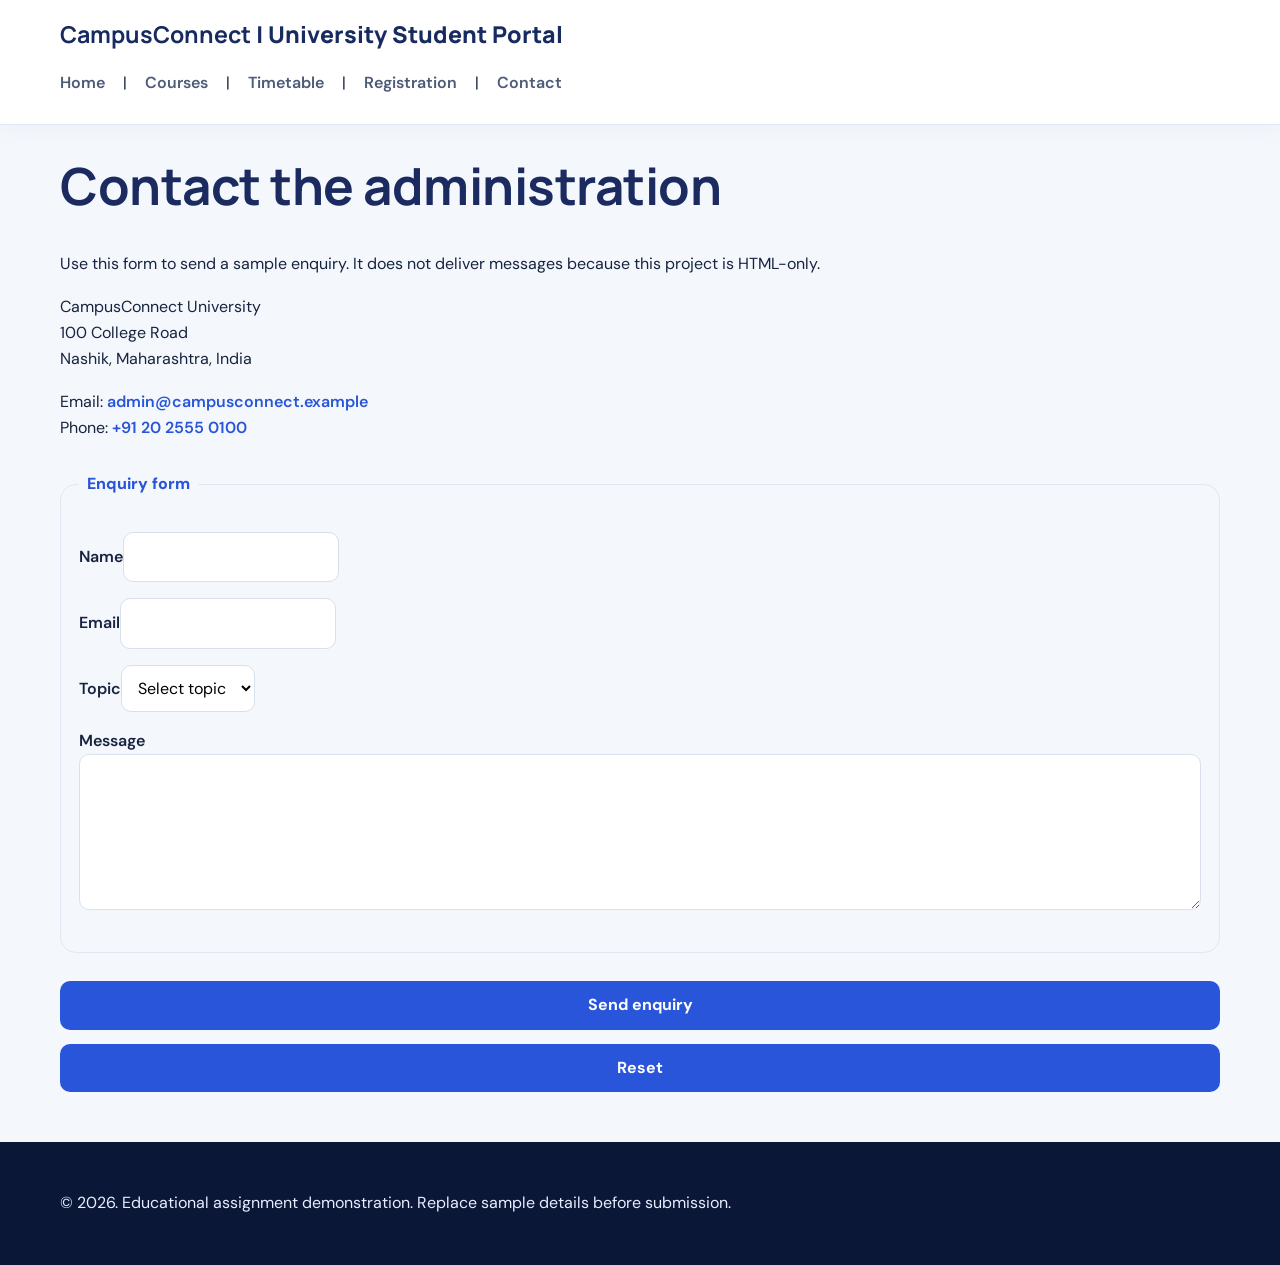
<file: contact.html>
<!doctype html>
<html lang="en">
  <head>
    <meta charset="UTF-8" />
    <meta name="viewport" content="width=device-width, initial-scale=1.0" />
    <meta name="description" content="CampusConnect | Contact" />
    <title>CampusConnect | Contact</title>
    <link rel="stylesheet" href="styles.css" />
    <link
      rel="stylesheet"
      href="https://cdnjs.cloudflare.com/ajax/libs/animate.css/4.1.1/animate.min.css"
    />
  </head>
  <body>
    <header>
      <p><strong>CampusConnect</strong> | University Student Portal</p>
      <nav aria-label="Main navigation">
        <a href="index.html">Home</a> | <a href="courses.html">Courses</a> |
        <a href="timetable.html">Timetable</a> |
        <a href="registration.html">Registration</a> |
        <a href="contact.html">Contact</a>
      </nav>
    </header>
    <main>
      <h1 class="animate__animated animate__fadeInDown">
        Contact the administration
      </h1>
      <p>
        Use this form to send a sample enquiry. It does not deliver messages
        because this project is HTML-only.
      </p>
      <address>
        CampusConnect University<br />100 College Road<br />Nashik, Maharashtra,
        India
      </address>
      <p>
        Email:
        <a href="mailto:admin@campusconnect.example"
          >admin@campusconnect.example</a
        ><br />Phone: <a href="tel:+912025550100">+91 20 2555 0100</a>
      </p>
      <form action="contact.html" method="get">
        <fieldset>
          <legend>Enquiry form</legend>
          <p>
            <label for="contact-name">Name</label
            ><input id="contact-name" name="name" type="text" required />
          </p>
          <p>
            <label for="contact-email">Email</label
            ><input id="contact-email" name="email" type="email" required />
          </p>
          <p>
            <label for="topic">Topic</label
            ><select id="topic" name="topic" required>
              <option value="">Select topic</option>
              <option>Admissions</option>
              <option>Courses</option>
              <option>Timetable</option>
              <option>Fees</option>
              <option>Other</option>
            </select>
          </p>
          <p>
            <label for="message">Message</label
            ><textarea
              id="message"
              name="message"
              rows="5"
              cols="40"
              required
            ></textarea>
          </p>
        </fieldset>
        <button type="submit">Send enquiry</button>
        <button type="reset">Reset</button>
      </form>
    </main>
    <footer>
      <p>
        &copy; 2026. Educational assignment demonstration. Replace sample
        details before submission.
      </p>
    </footer>
  </body>
</html>
</file>
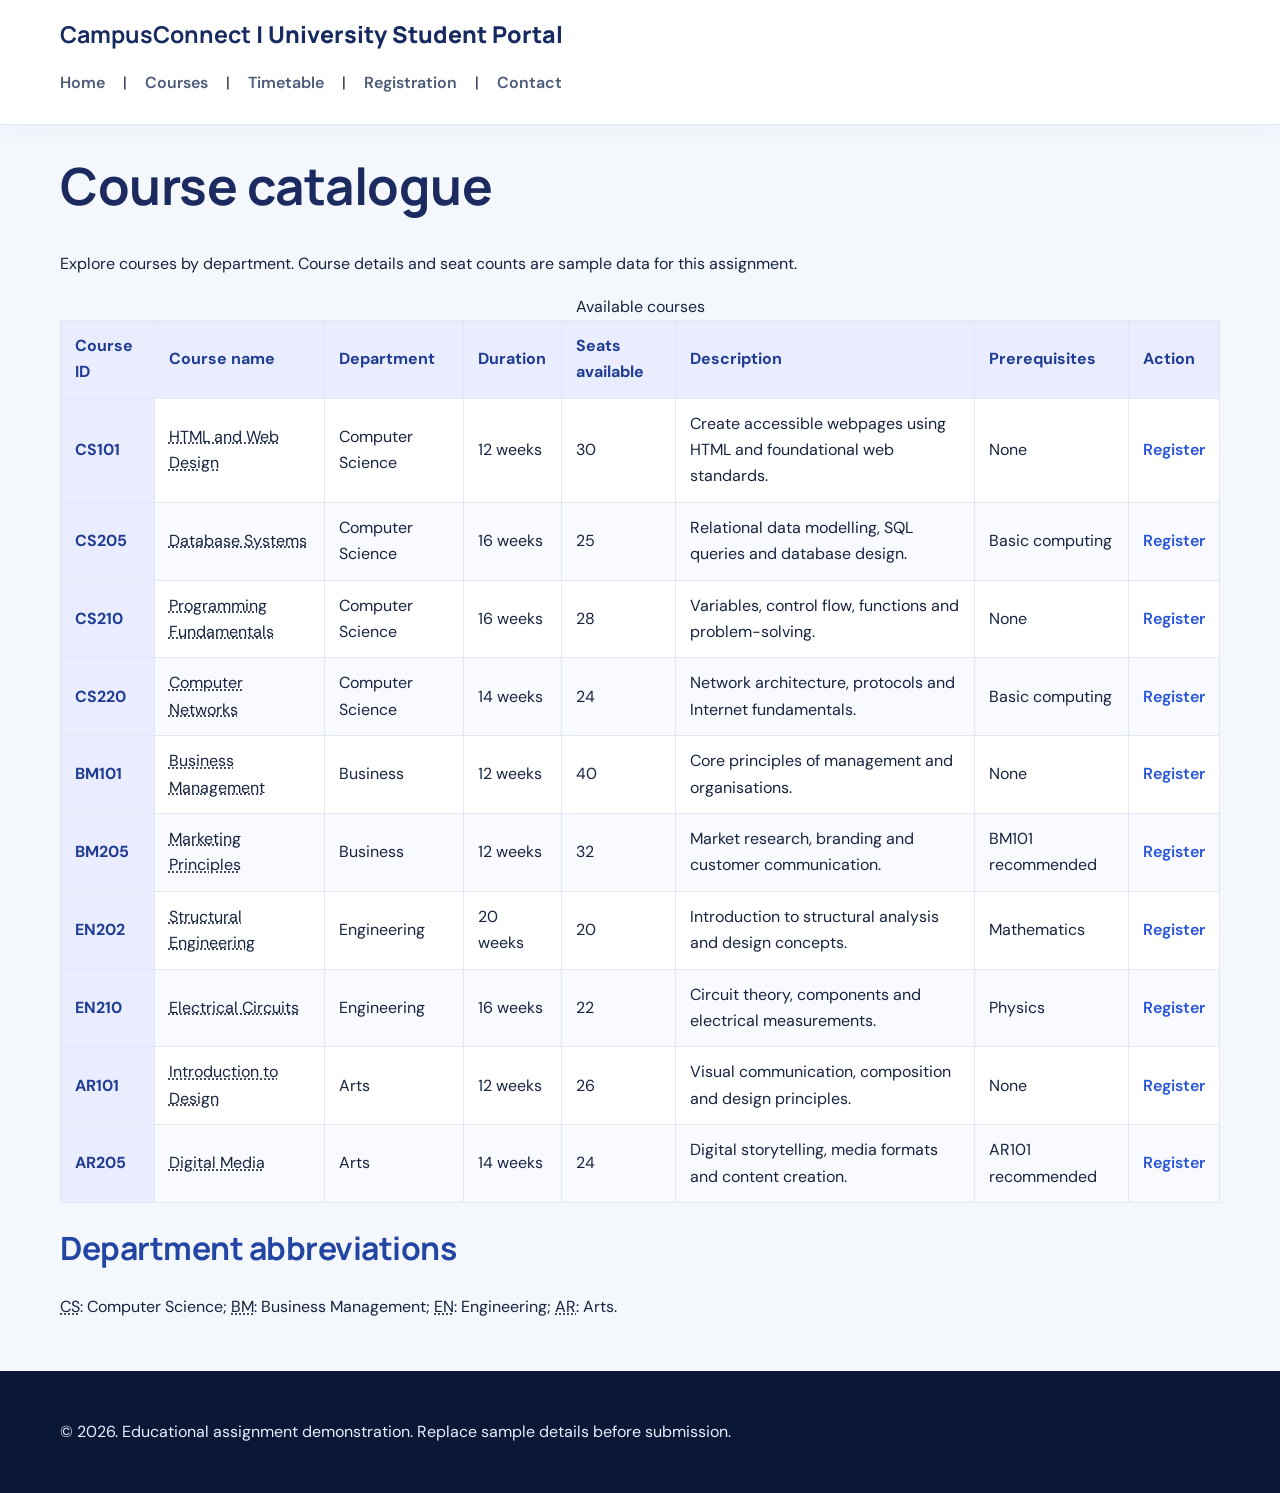
<file: courses.html>
<!DOCTYPE html>
<html lang="en">
<head>
  <meta charset="UTF-8">
  <meta name="viewport" content="width=device-width, initial-scale=1.0">
  <meta name="description" content="CampusConnect | Course Catalogue">
  <title>CampusConnect | Course Catalogue</title>
  <link rel="stylesheet" href="styles.css">
  <link rel="stylesheet" href="https://cdnjs.cloudflare.com/ajax/libs/animate.css/4.1.1/animate.min.css">
</head>
<body>
<header>
  <p><strong>CampusConnect</strong> | University Student Portal</p>
  <nav aria-label="Main navigation"><a href="index.html">Home</a> | <a href="courses.html">Courses</a> | <a href="timetable.html">Timetable</a> | <a href="registration.html">Registration</a> | <a href="contact.html">Contact</a></nav>
</header>
<main>
<h1 class="animate__animated animate__fadeInDown">Course catalogue</h1><p>Explore courses by department. Course details and seat counts are sample data for this assignment.</p>
<table><caption>Available courses</caption><thead><tr><th scope="col">Course ID</th><th scope="col">Course name</th><th scope="col">Department</th><th scope="col">Duration</th><th scope="col">Seats available</th><th scope="col">Description</th><th scope="col">Prerequisites</th><th scope="col">Action</th></tr></thead><tbody><tr><th scope="row">CS101</th><td><abbr title="HTML and Web Design">HTML and Web Design</abbr></td><td>Computer Science</td><td>12 weeks</td><td>30</td><td>Create accessible webpages using HTML and foundational web standards.</td><td>None</td><td><a href="registration.html?course=CS101">Register</a></td></tr><tr><th scope="row">CS205</th><td><abbr title="Database Systems">Database Systems</abbr></td><td>Computer Science</td><td>16 weeks</td><td>25</td><td>Relational data modelling, SQL queries and database design.</td><td>Basic computing</td><td><a href="registration.html?course=CS205">Register</a></td></tr><tr><th scope="row">CS210</th><td><abbr title="Programming Fundamentals">Programming Fundamentals</abbr></td><td>Computer Science</td><td>16 weeks</td><td>28</td><td>Variables, control flow, functions and problem-solving.</td><td>None</td><td><a href="registration.html?course=CS210">Register</a></td></tr><tr><th scope="row">CS220</th><td><abbr title="Computer Networks">Computer Networks</abbr></td><td>Computer Science</td><td>14 weeks</td><td>24</td><td>Network architecture, protocols and Internet fundamentals.</td><td>Basic computing</td><td><a href="registration.html?course=CS220">Register</a></td></tr><tr><th scope="row">BM101</th><td><abbr title="Business Management">Business Management</abbr></td><td>Business</td><td>12 weeks</td><td>40</td><td>Core principles of management and organisations.</td><td>None</td><td><a href="registration.html?course=BM101">Register</a></td></tr><tr><th scope="row">BM205</th><td><abbr title="Marketing Principles">Marketing Principles</abbr></td><td>Business</td><td>12 weeks</td><td>32</td><td>Market research, branding and customer communication.</td><td>BM101 recommended</td><td><a href="registration.html?course=BM205">Register</a></td></tr><tr><th scope="row">EN202</th><td><abbr title="Structural Engineering">Structural Engineering</abbr></td><td>Engineering</td><td>20 weeks</td><td>20</td><td>Introduction to structural analysis and design concepts.</td><td>Mathematics</td><td><a href="registration.html?course=EN202">Register</a></td></tr><tr><th scope="row">EN210</th><td><abbr title="Electrical Circuits">Electrical Circuits</abbr></td><td>Engineering</td><td>16 weeks</td><td>22</td><td>Circuit theory, components and electrical measurements.</td><td>Physics</td><td><a href="registration.html?course=EN210">Register</a></td></tr><tr><th scope="row">AR101</th><td><abbr title="Introduction to Design">Introduction to Design</abbr></td><td>Arts</td><td>12 weeks</td><td>26</td><td>Visual communication, composition and design principles.</td><td>None</td><td><a href="registration.html?course=AR101">Register</a></td></tr><tr><th scope="row">AR205</th><td><abbr title="Digital Media">Digital Media</abbr></td><td>Arts</td><td>14 weeks</td><td>24</td><td>Digital storytelling, media formats and content creation.</td><td>AR101 recommended</td><td><a href="registration.html?course=AR205">Register</a></td></tr></tbody></table>
<h2>Department abbreviations</h2><p><abbr title="Computer Science">CS</abbr>: Computer Science; <abbr title="Business Management">BM</abbr>: Business Management; <abbr title="Engineering">EN</abbr>: Engineering; <abbr title="Arts">AR</abbr>: Arts.</p>
</main>
<footer>
  <p>&copy; 2026. Educational assignment demonstration. Replace sample details before submission.</p>
</footer>
</body>
</html>
</file>
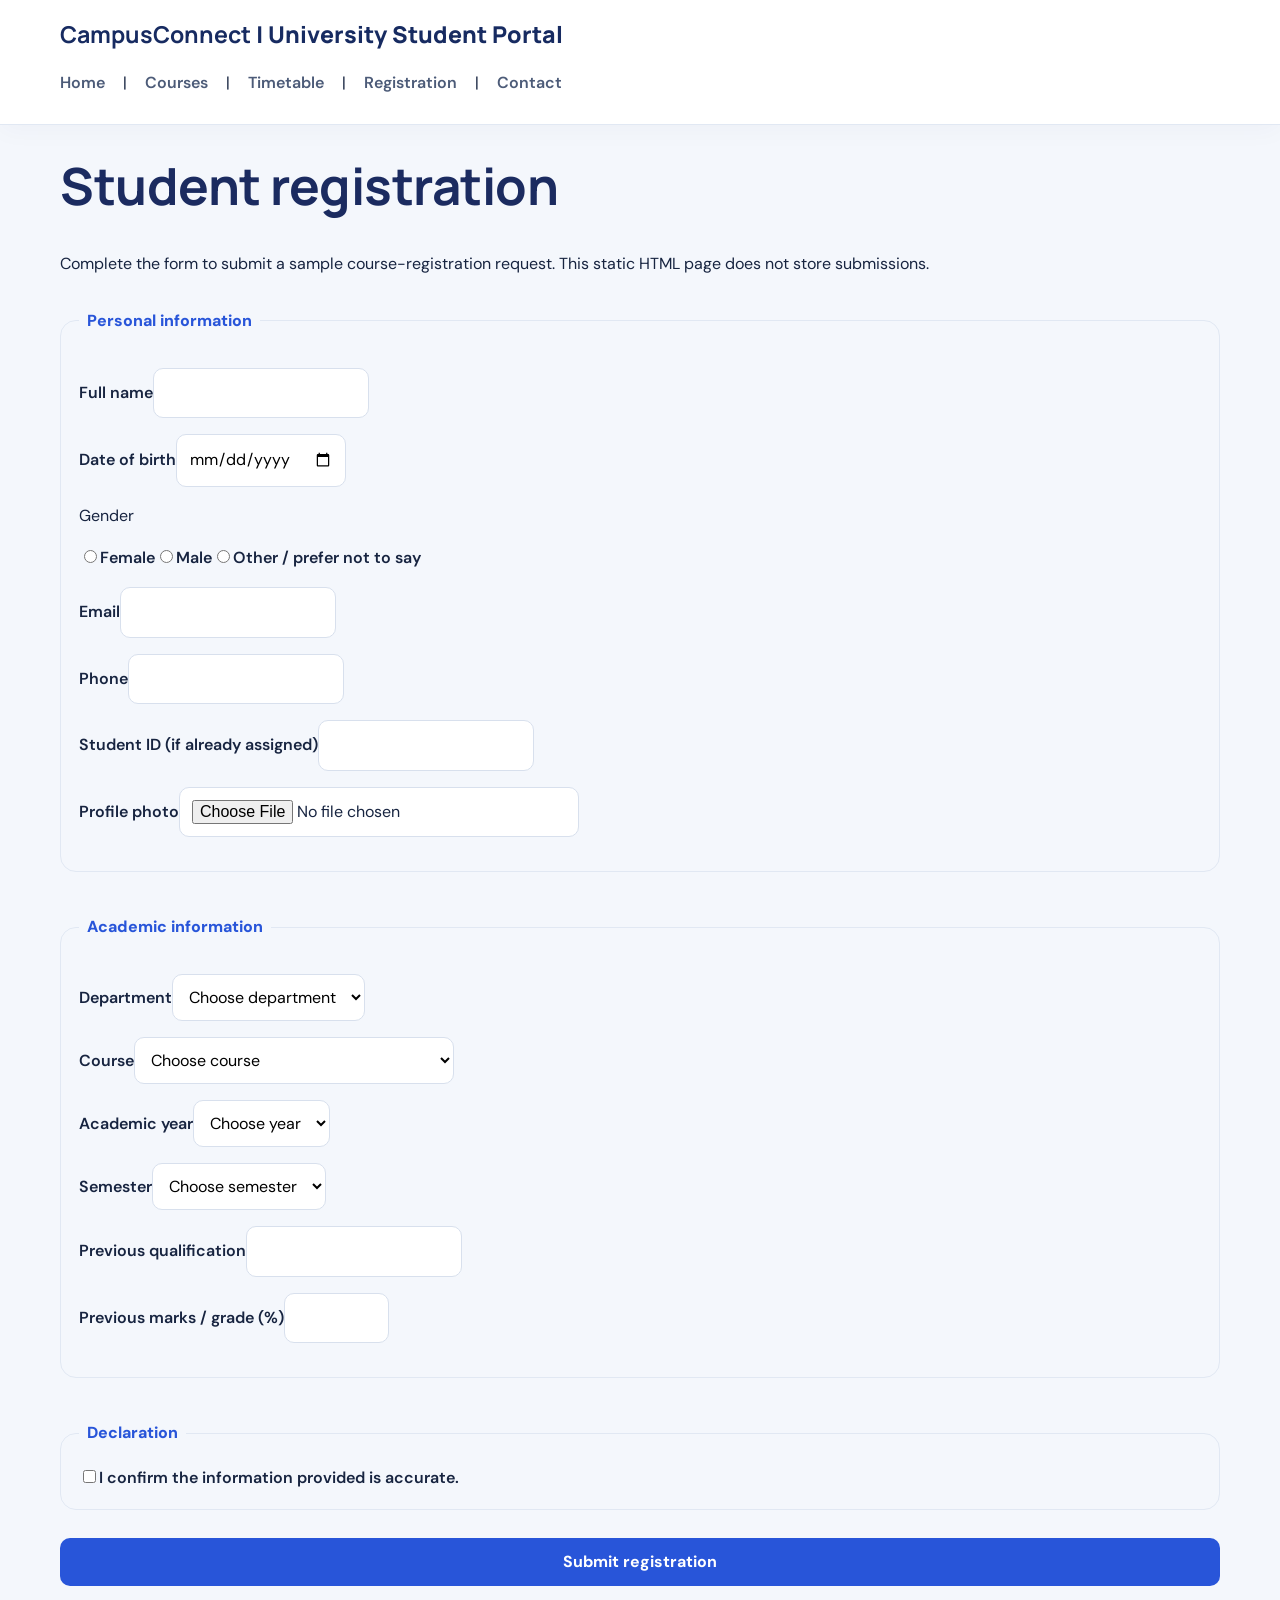
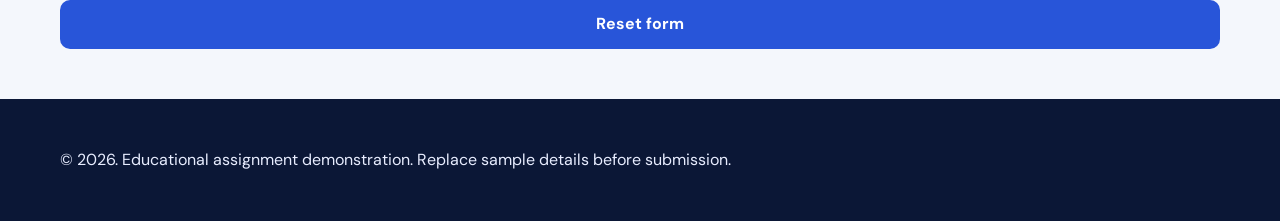
<file: registration.html>
<!DOCTYPE html>
<html lang="en">
<head>
  <meta charset="UTF-8">
  <meta name="viewport" content="width=device-width, initial-scale=1.0">
  <meta name="description" content="CampusConnect | Student Registration">
  <title>CampusConnect | Student Registration</title>
  <link rel="stylesheet" href="styles.css">
  <link rel="stylesheet" href="https://cdnjs.cloudflare.com/ajax/libs/animate.css/4.1.1/animate.min.css">
</head>
<body>
<header>
  <p><strong>CampusConnect</strong> | University Student Portal</p>
  <nav aria-label="Main navigation"><a href="index.html">Home</a> | <a href="courses.html">Courses</a> | <a href="timetable.html">Timetable</a> | <a href="registration.html">Registration</a> | <a href="contact.html">Contact</a></nav>
</header>
<main>
<h1 class="animate__animated animate__fadeInDown">Student registration</h1><p>Complete the form to submit a sample course-registration request. This static HTML page does not store submissions.</p>
<form action="index.html" method="get" enctype="multipart/form-data">
<fieldset><legend>Personal information</legend>
<p><label for="full-name">Full name</label><input id="full-name" name="fullName" type="text" autocomplete="name" minlength="2" required></p>
<p><label for="dob">Date of birth</label><input id="dob" name="dateOfBirth" type="date" required></p>
<p>Gender</p><input id="gender-f" name="gender" type="radio" value="female" required><label for="gender-f">Female</label><input id="gender-m" name="gender" type="radio" value="male"><label for="gender-m">Male</label><input id="gender-other" name="gender" type="radio" value="other"><label for="gender-other">Other / prefer not to say</label>
<p><label for="email">Email</label><input id="email" name="email" type="email" autocomplete="email" required></p>
<p><label for="phone">Phone</label><input id="phone" name="phone" type="tel" pattern="[0-9]{10}" title="Enter a 10-digit phone number" required></p>
<p><label for="student-id">Student ID (if already assigned)</label><input id="student-id" name="studentId" type="text"></p>
<p><label for="photo">Profile photo</label><input id="photo" name="profilePhoto" type="file" accept="image/*"></p>
</fieldset>
<fieldset><legend>Academic information</legend>
<p><label for="department">Department</label><select id="department" name="department" required><option value="">Choose department</option><option>Computer Science</option><option>Business</option><option>Engineering</option><option>Arts</option></select></p>
<p><label for="course">Course</label><select id="course" name="course" required><option value="">Choose course</option><option value="CS101">CS101 — HTML and Web Design</option><option value="CS205">CS205 — Database Systems</option><option value="CS210">CS210 — Programming Fundamentals</option><option value="BM101">BM101 — Business Management</option><option value="EN202">EN202 — Structural Engineering</option><option value="AR101">AR101 — Introduction to Design</option></select></p>
<p><label for="year">Academic year</label><select id="year" name="academicYear" required><option value="">Choose year</option><option value="2026-27">2026–2027</option><option value="2027-28">2027–2028</option></select></p>
<p><label for="semester">Semester</label><select id="semester" name="semester" required><option value="">Choose semester</option><option value="1">Semester 1</option><option value="2">Semester 2</option></select></p>
<p><label for="qualification">Previous qualification</label><input id="qualification" name="qualification" type="text" required></p>
<p><label for="marks">Previous marks / grade (%)</label><input id="marks" name="marks" type="number" min="0" max="100" step="0.01" required></p>
</fieldset>
<fieldset><legend>Declaration</legend><input id="declaration" name="declaration" type="checkbox" value="accepted" required><label for="declaration">I confirm the information provided is accurate.</label></fieldset>
<button type="submit">Submit registration</button> <button type="reset">Reset form</button>
</form>
</main>
<footer>
  <p>&copy; 2026. Educational assignment demonstration. Replace sample details before submission.</p>
</footer>
</body>
</html>
</file>
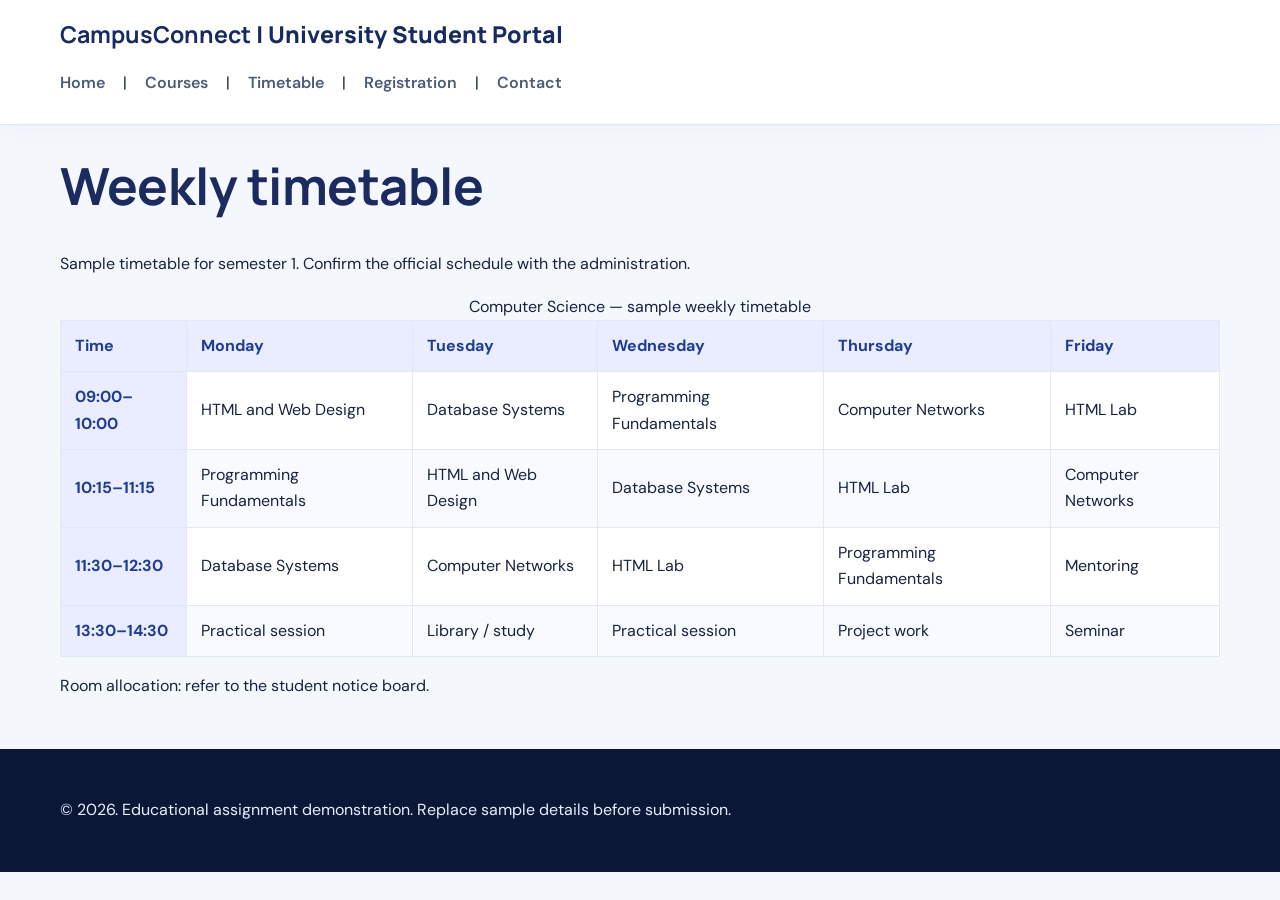
<file: timetable.html>
<!DOCTYPE html>
<html lang="en">
<head>
  <meta charset="UTF-8">
  <meta name="viewport" content="width=device-width, initial-scale=1.0">
  <meta name="description" content="CampusConnect | Timetable">
  <title>CampusConnect | Timetable</title>
  <link rel="stylesheet" href="styles.css">
  <link rel="stylesheet" href="https://cdnjs.cloudflare.com/ajax/libs/animate.css/4.1.1/animate.min.css">
</head>
<body>
<header>
  <p><strong>CampusConnect</strong> | University Student Portal</p>
  <nav aria-label="Main navigation"><a href="index.html">Home</a> | <a href="courses.html">Courses</a> | <a href="timetable.html">Timetable</a> | <a href="registration.html">Registration</a> | <a href="contact.html">Contact</a></nav>
</header>
<main>
<h1 class="animate__animated animate__fadeInDown">Weekly timetable</h1><p>Sample timetable for semester 1. Confirm the official schedule with the administration.</p>
<table><caption>Computer Science — sample weekly timetable</caption><thead><tr><th scope="col">Time</th><th scope="col">Monday</th><th scope="col">Tuesday</th><th scope="col">Wednesday</th><th scope="col">Thursday</th><th scope="col">Friday</th></tr></thead><tbody>
<tr><th scope="row">09:00–10:00</th><td>HTML and Web Design</td><td>Database Systems</td><td>Programming Fundamentals</td><td>Computer Networks</td><td>HTML Lab</td></tr>
<tr><th scope="row">10:15–11:15</th><td>Programming Fundamentals</td><td>HTML and Web Design</td><td>Database Systems</td><td>HTML Lab</td><td>Computer Networks</td></tr>
<tr><th scope="row">11:30–12:30</th><td>Database Systems</td><td>Computer Networks</td><td>HTML Lab</td><td>Programming Fundamentals</td><td>Mentoring</td></tr>
<tr><th scope="row">13:30–14:30</th><td>Practical session</td><td>Library / study</td><td>Practical session</td><td>Project work</td><td>Seminar</td></tr>
</tbody></table><p>Room allocation: refer to the student notice board.</p>
</main>
<footer>
  <p>&copy; 2026. Educational assignment demonstration. Replace sample details before submission.</p>
</footer>
</body>
</html>
</file>
<file: styles.css>
@import url('https://fonts.googleapis.com/css2?family=DM+Sans:wght@400;500;600;700&family=Manrope:wght@500;600;700;800&display=swap');
:root{--ink:#172440;--muted:#65738b;--paper:#f4f7fc;--line:#e1e8f3;--blue:#2855d9;--violet:#7457df;--mint:#d8f7eb;--gold:#ffd166;--shadow:0 15px 40px #15295112}*{box-sizing:border-box}html{scroll-behavior:smooth}body{margin:0;background:var(--paper);color:var(--ink);font:16px/1.65 'DM Sans',Arial,sans-serif}a{color:var(--blue);font-weight:600;text-decoration:none}a:hover{text-decoration:underline}img{max-width:100%;height:auto;border-radius:16px}header{background:#fff;border-bottom:1px solid var(--line);padding:18px max(20px,calc((100% - 1160px)/2));box-shadow:0 6px 24px #15295108}header>p{font:800 1.45rem Manrope;margin:0 0 10px;color:#172b61}nav{display:flex;flex-wrap:wrap;gap:10px 18px;padding:10px 0}nav a{color:#4c5b78}main{width:min(1160px,calc(100% - 32px));margin:30px auto 48px}main>section{background:#fff;border:1px solid var(--line);border-radius:22px;padding:clamp(20px,3.5vw,36px);margin:22px 0;box-shadow:var(--shadow)}h1,h2,h3{font-family:Manrope,Arial,sans-serif;line-height:1.2;letter-spacing:-.5px}h1{font-size:clamp(2rem,4vw,3.35rem);margin-top:0;color:#1b2b60}h2{font-size:clamp(1.35rem,2.5vw,2rem);color:#2346a4}h3{font-size:1.12rem}main>section:first-child{background:linear-gradient(120deg,#10234e,#2855d9 65%,#7854df);color:#fff;border:0;overflow:hidden}main>section:first-child h1{color:#fff}main>section:first-child p{color:#e3eaff}main>section:first-child a{color:#fff}main>section:first-child img{width:100%;max-height:370px;object-fit:cover;border:4px solid #ffffff40}figure{margin:0;padding:12px;background:#f7f9ff;border-radius:16px}figcaption{font-size:.88rem;color:var(--muted);padding:8px 2px}main section section{background:#f8faff;border-radius:16px;padding:16px;margin:14px 0}article{background:#fafbff;border:1px solid var(--line);border-radius:15px;padding:16px;margin:12px 0}article h3{margin-top:0}ul,ol{padding-left:24px}li{margin:6px 0}table{width:100%;border-collapse:collapse;background:#fff}th{background:#e9edff;color:#203d93}th,td{padding:12px 14px;border:1px solid var(--line);text-align:left}tr:nth-child(even) td{background:#f8faff}form{display:grid;gap:14px}label{font-weight:600}fieldset{border:1px solid var(--line);border-radius:16px;padding:18px;margin:14px 0}legend{font-weight:800;color:var(--blue);padding:0 8px}input,select,textarea,button{font:inherit}input,select,textarea{border:1px solid #d8e0ed;border-radius:10px;padding:11px 12px;background:#fff;max-width:100%}input[type=checkbox],input[type=radio]{accent-color:var(--blue);width:auto}button,input[type=submit],input[type=reset]{border:0;border-radius:10px;background:var(--blue);color:#fff;padding:11px 16px;font-weight:700;cursor:pointer}textarea{width:100%;min-height:100px}footer{background:#0b1736;color:#e8edff;padding:32px max(20px,calc((100% - 1160px)/2));margin-top:50px}footer a{color:#d7e0ff}address{font-style:normal}a:focus-visible,button:focus-visible,input:focus-visible,select:focus-visible,textarea:focus-visible{outline:3px solid var(--gold);outline-offset:3px}@media(max-width:700px){header{padding:16px}main{width:calc(100% - 22px);margin-top:16px}main>section{padding:20px}nav{gap:8px 13px}table{font-size:.86rem}th,td{padding:8px}footer{padding:28px 20px}}@media(prefers-reduced-motion:reduce){*,*::before,*::after{scroll-behavior:auto!important;animation-duration:.01ms!important;transition-duration:.01ms!important}}
</file>
